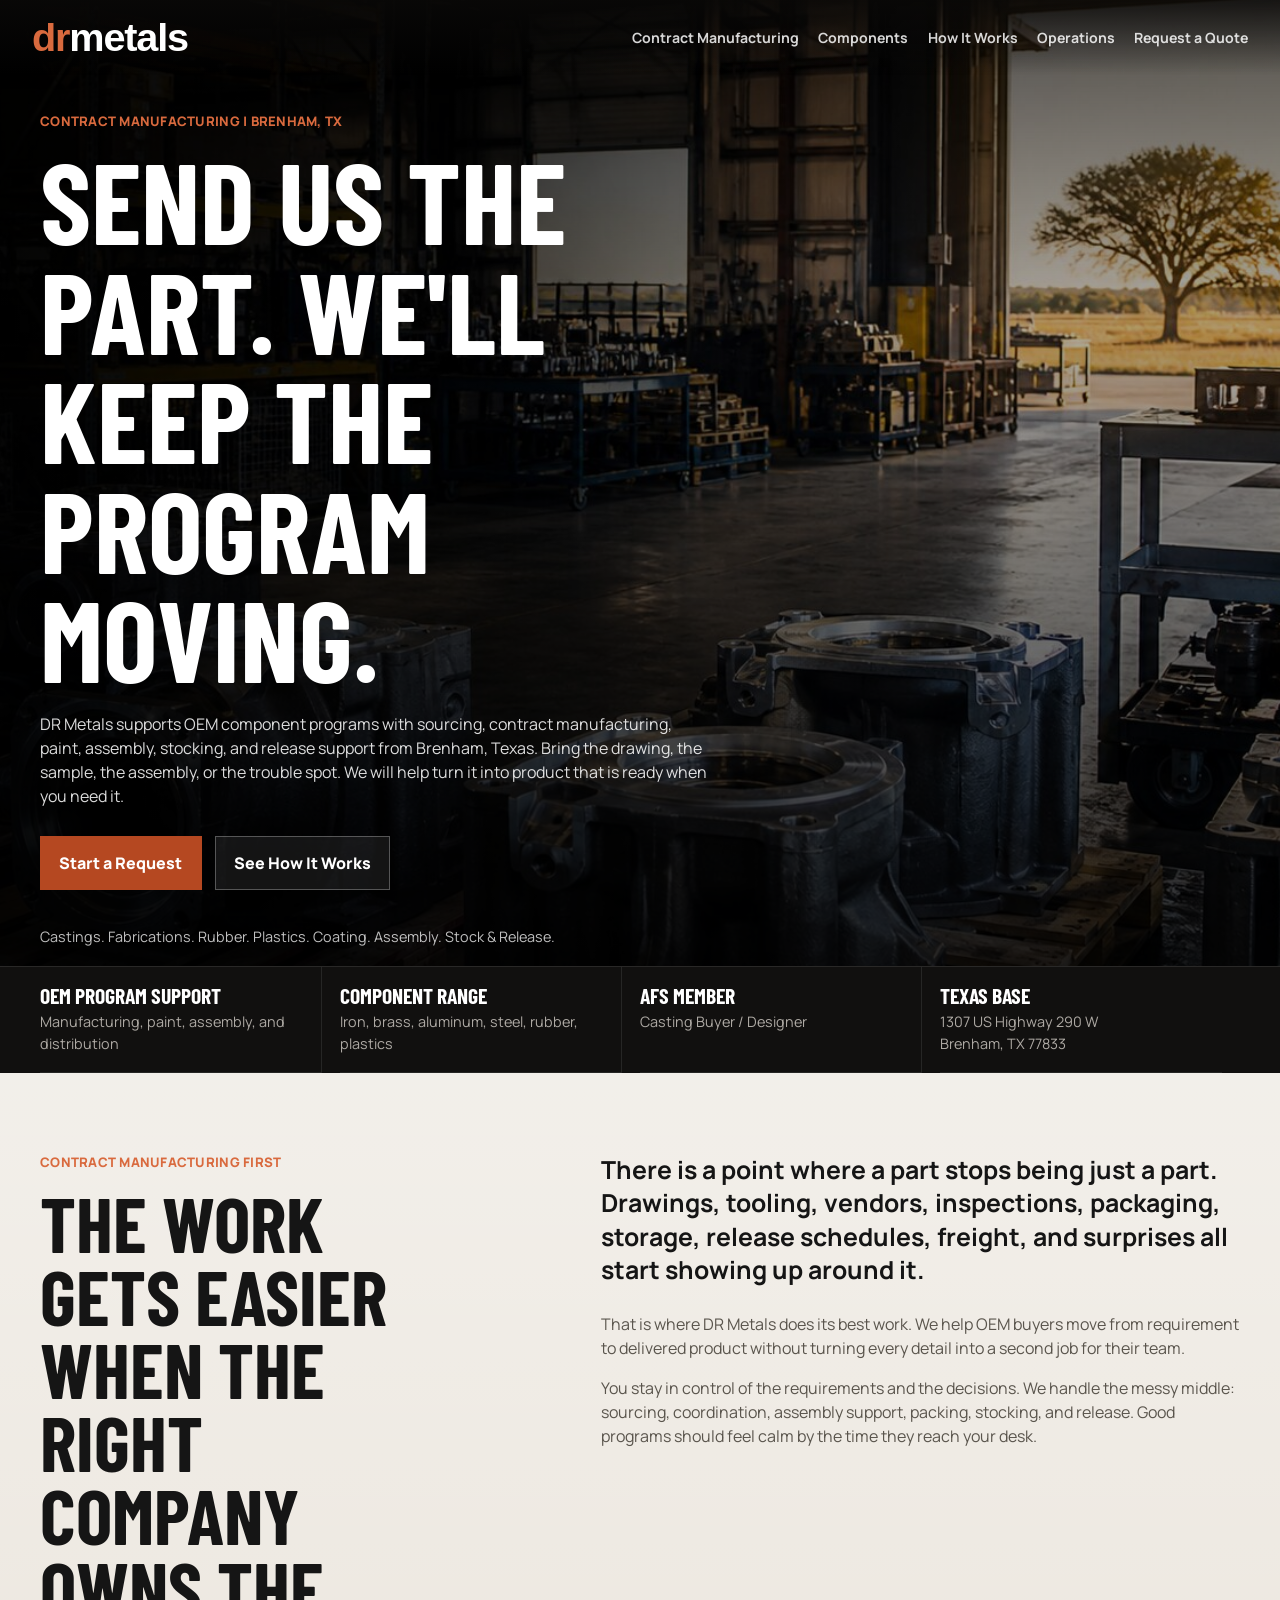
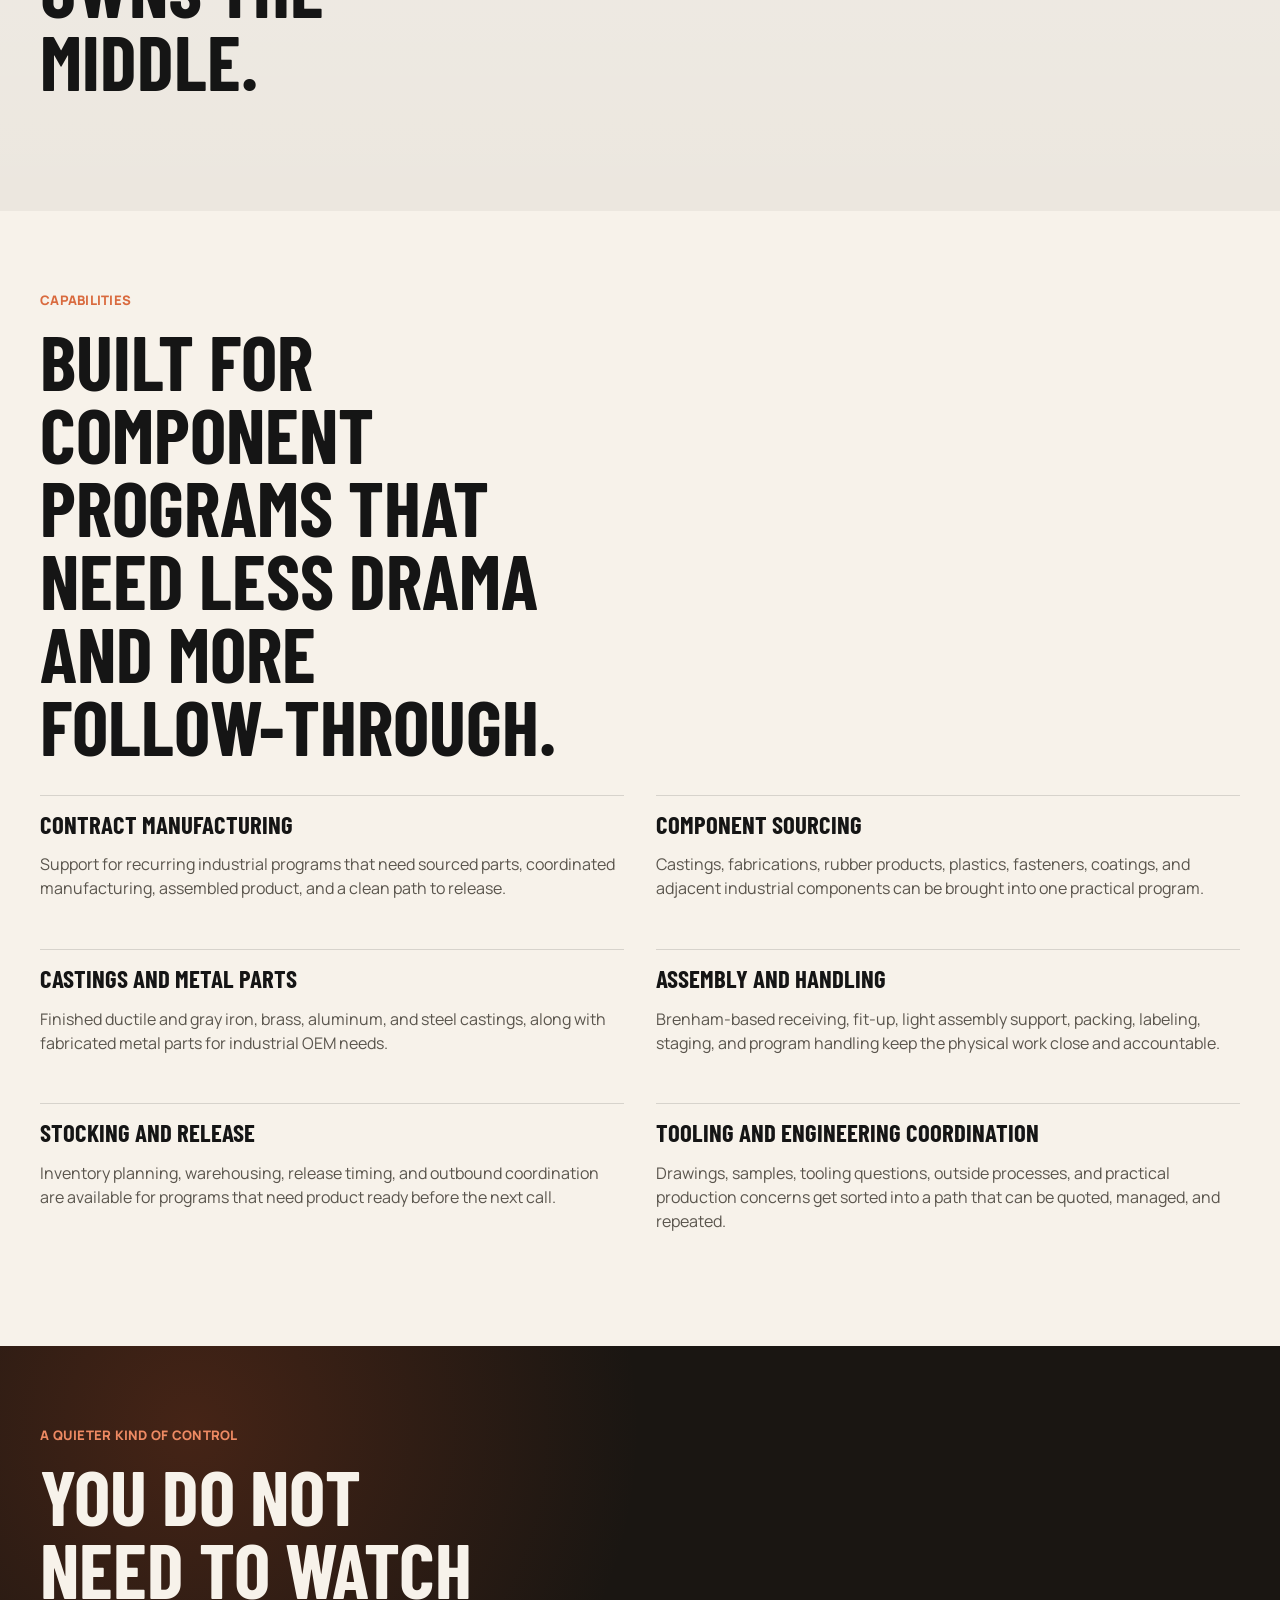
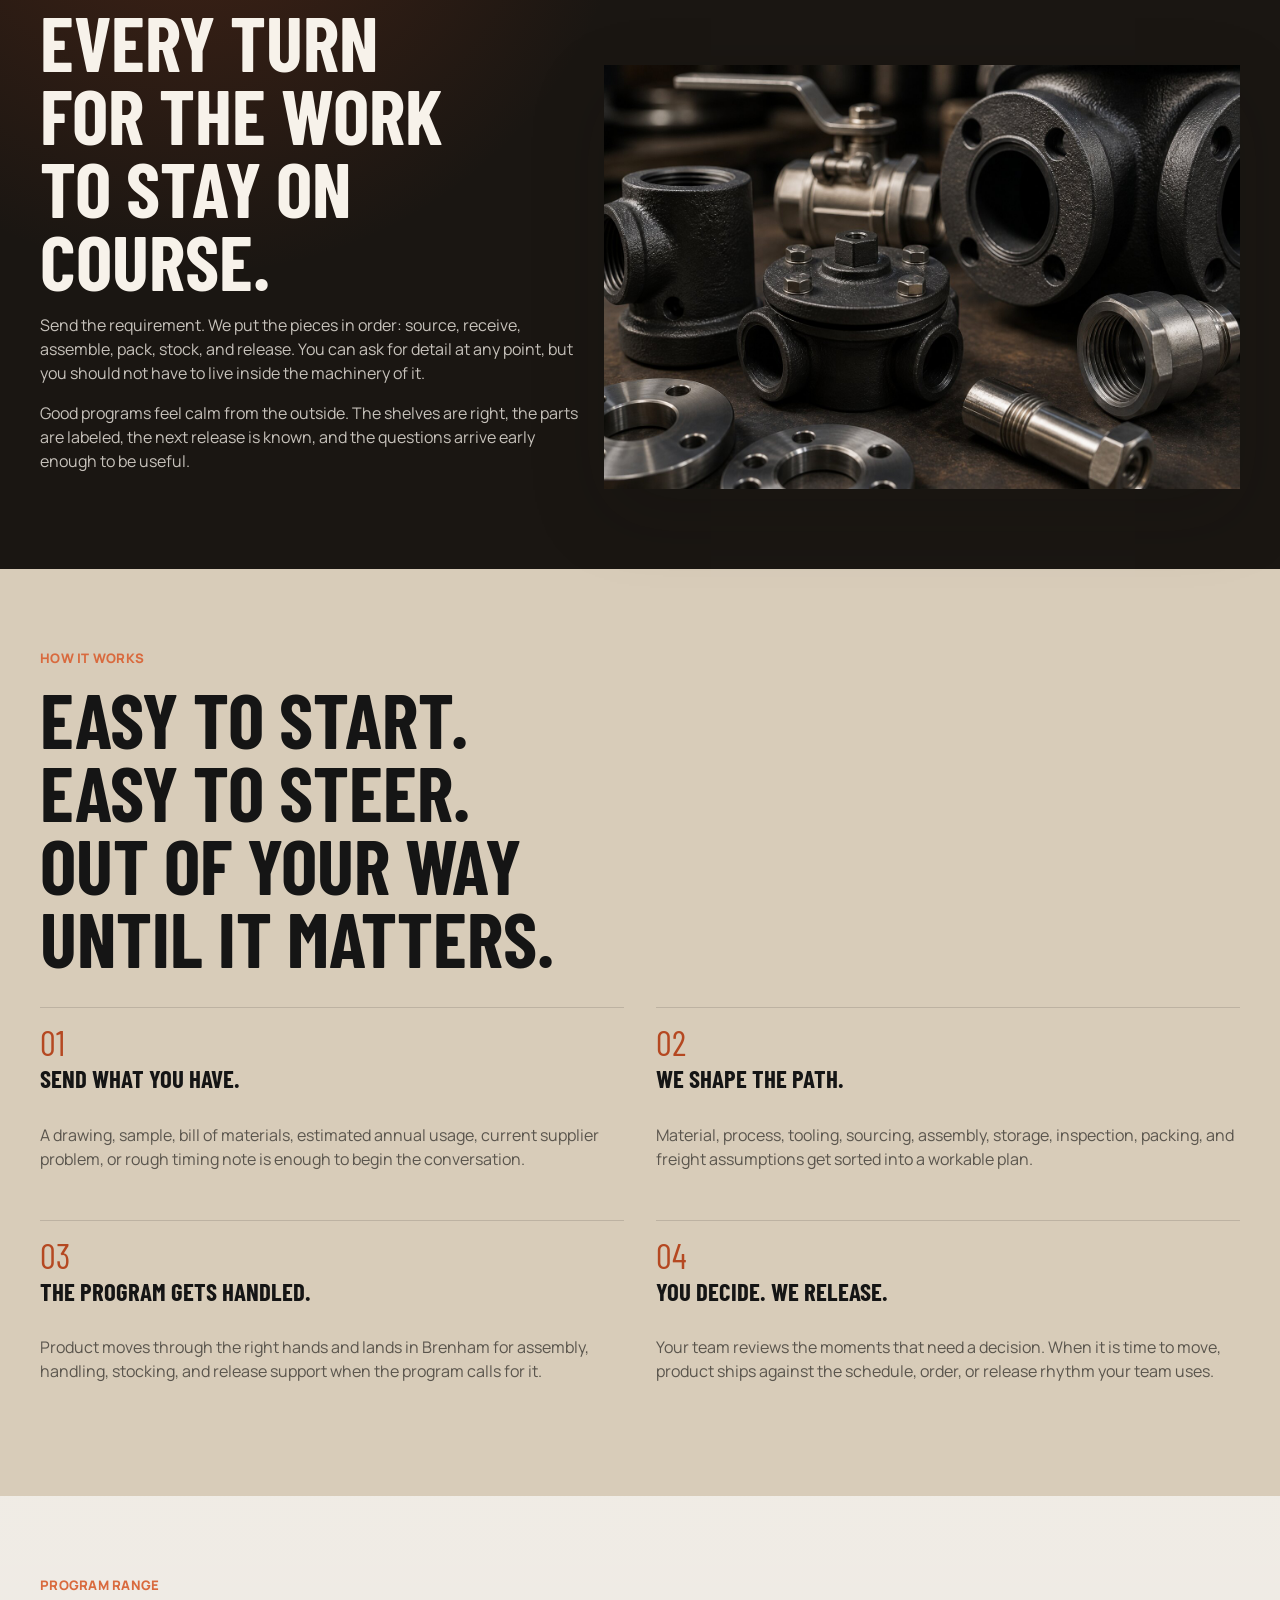
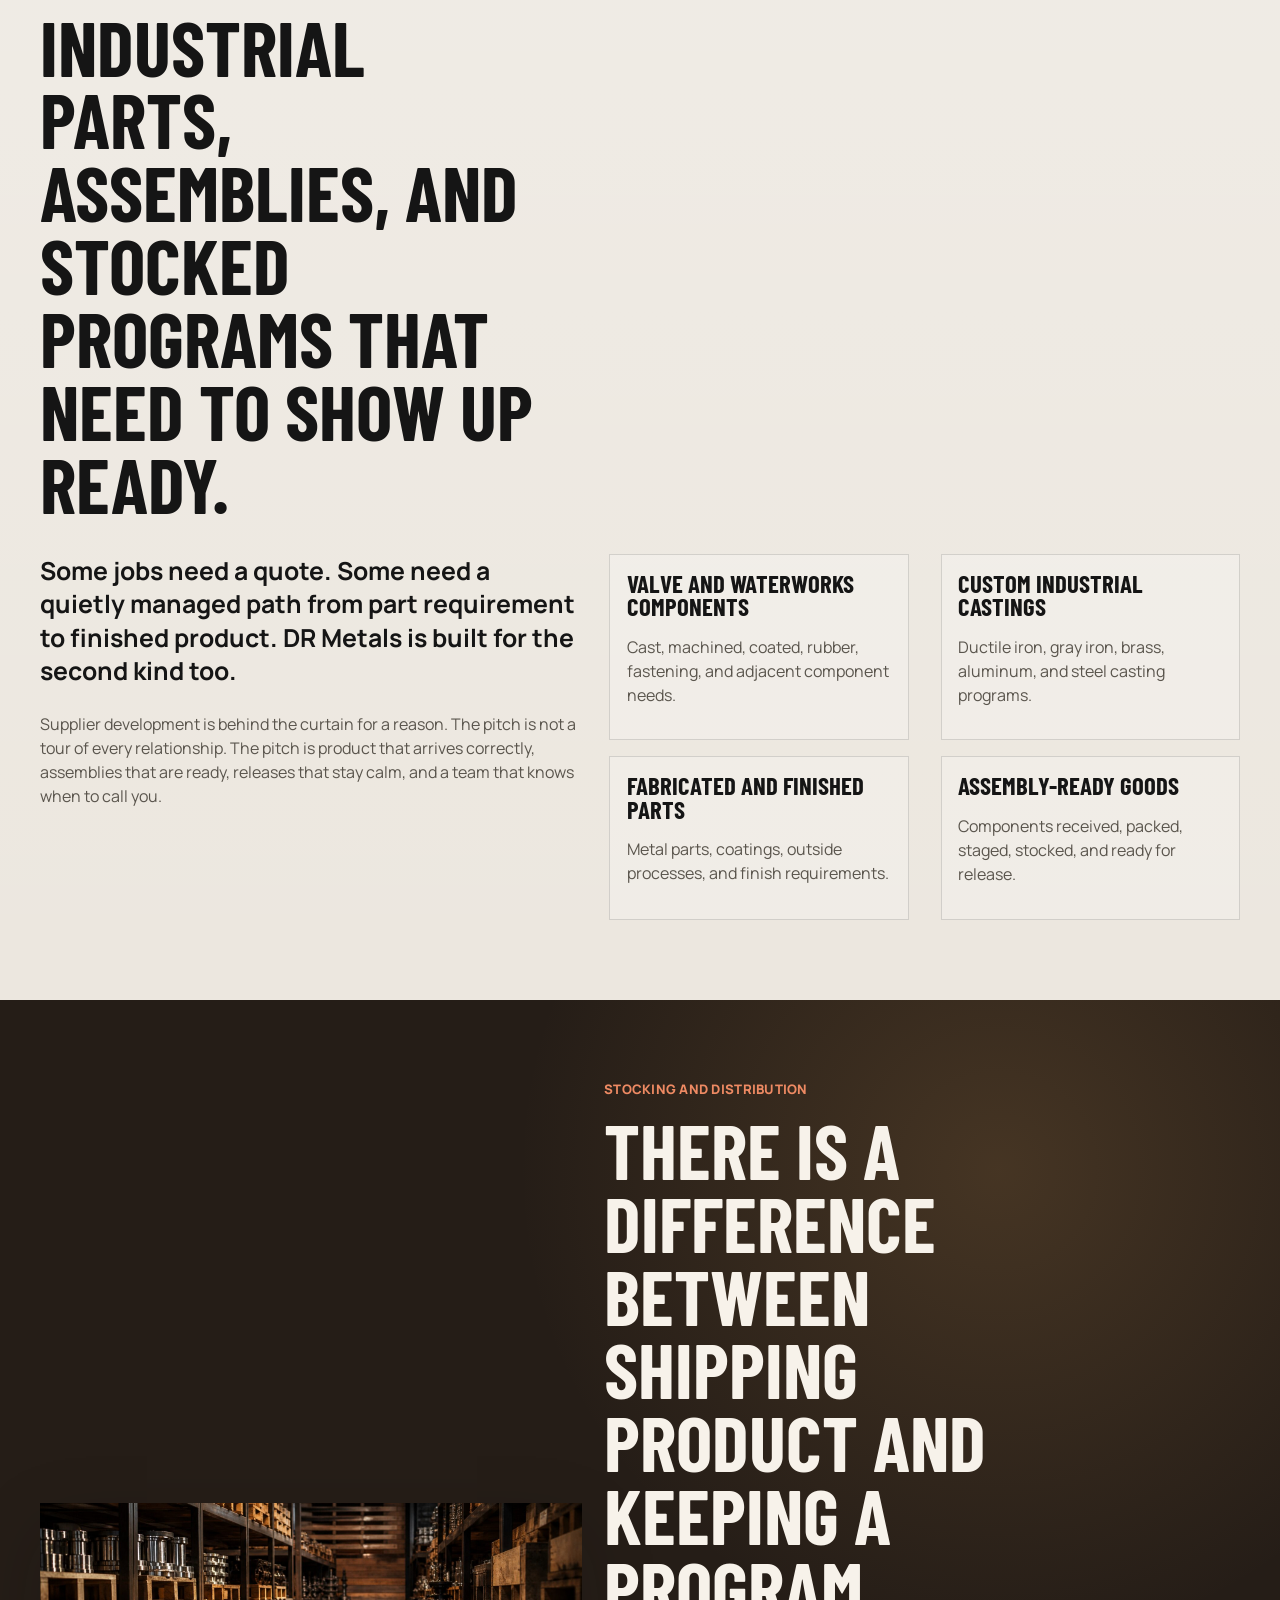
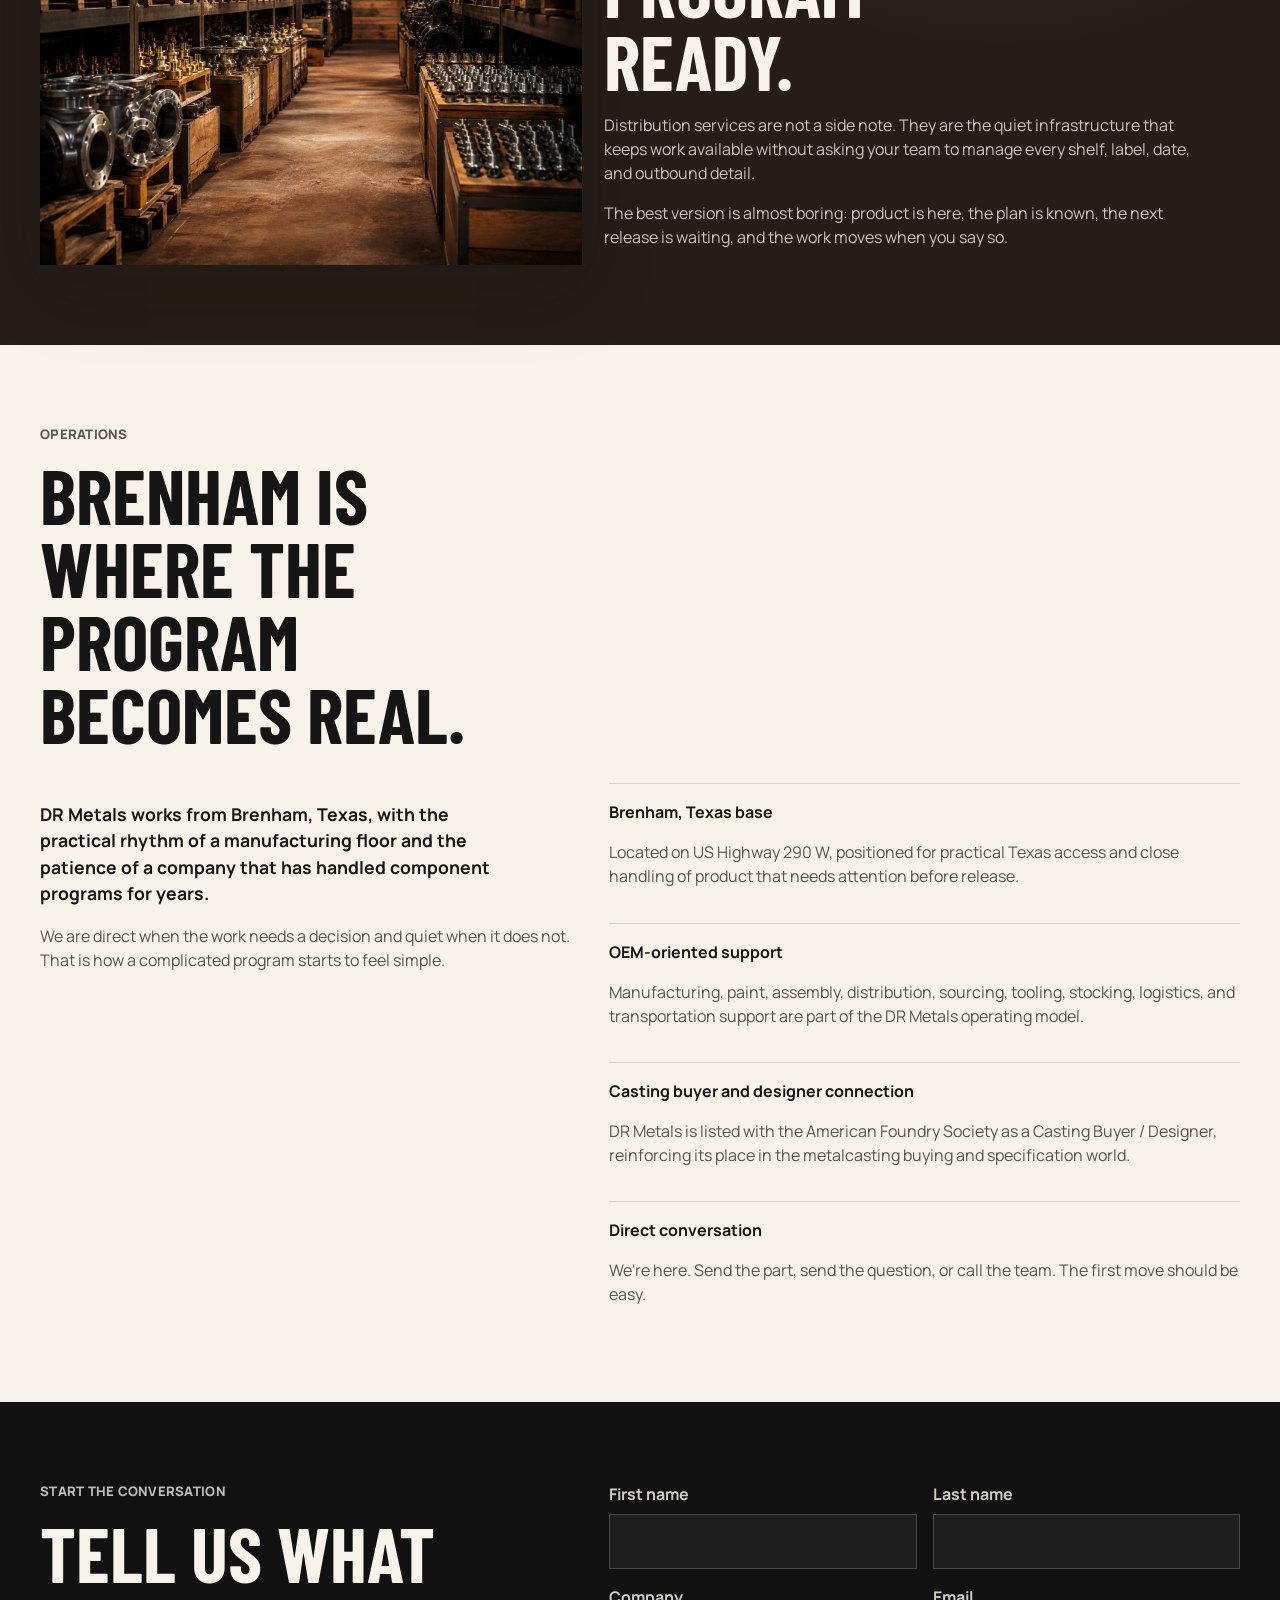
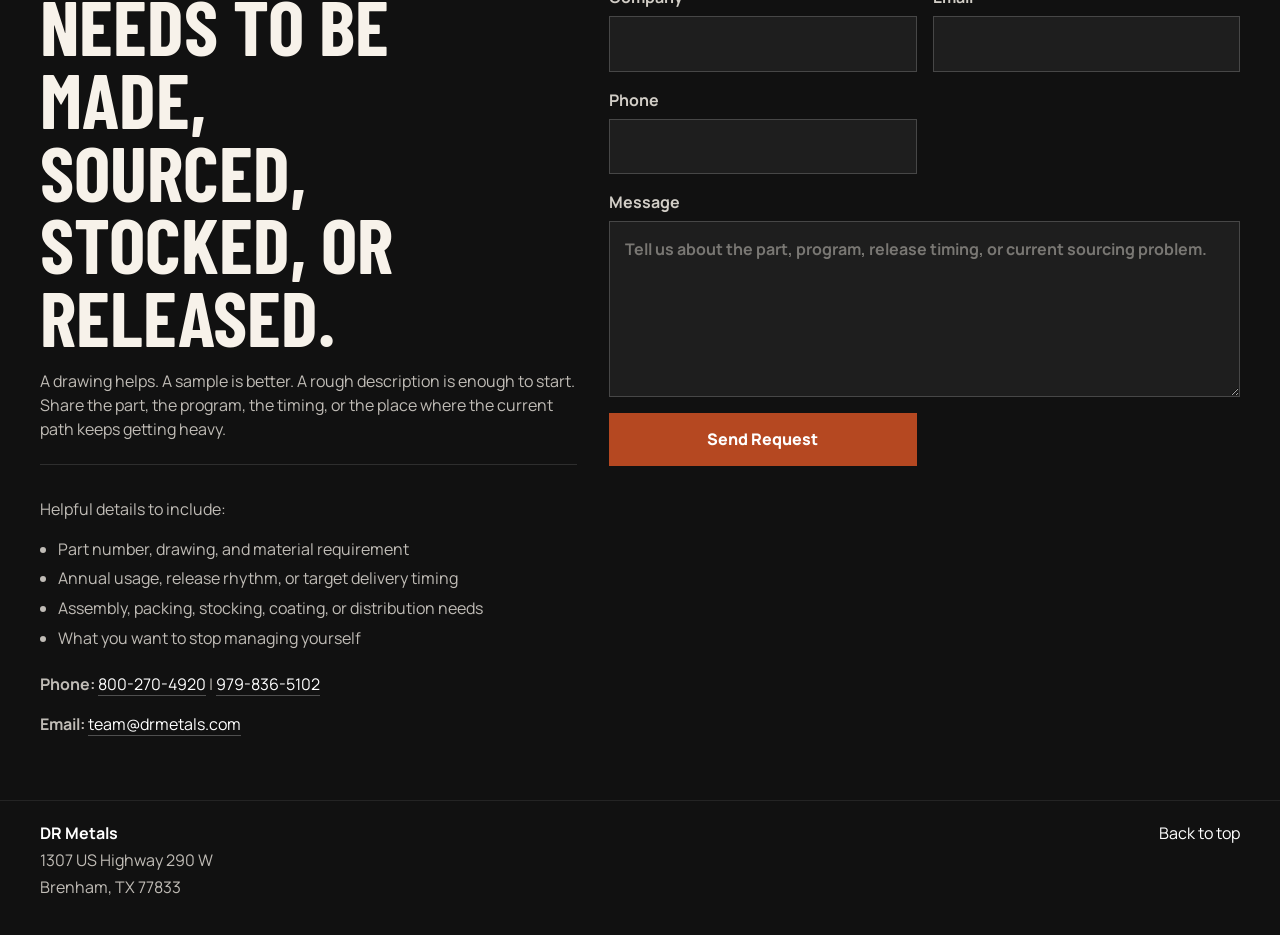
<file: index.html>
<!DOCTYPE html>
<html lang="en">
  <head>
    <meta charset="UTF-8" />
    <meta name="viewport" content="width=device-width, initial-scale=1.0" />
    <title>DR Metals | Contract Manufacturing for OEM Component Programs</title>
    <meta
      name="description"
      content="DR Metals supports OEM component programs with sourcing, contract manufacturing, paint, assembly, stocking, and release support from Brenham, Texas."
    />
    <link rel="preconnect" href="https://fonts.googleapis.com" />
    <link rel="preconnect" href="https://fonts.gstatic.com" crossorigin />
    <link
      href="https://fonts.googleapis.com/css2?family=Barlow+Condensed:wght@500;600;700&family=Manrope:wght@400;500;600;700;800&display=swap"
      rel="stylesheet"
    />
    <link rel="icon" href="favicon.ico" sizes="any" />
    <link rel="icon" type="image/png" href="favicon.png" />
    <link rel="shortcut icon" href="favicon.ico" />
    <link rel="stylesheet" href="assets/css/site.css" />
  </head>
  <body>
    <header class="site-header">
      <a class="brand" href="#top" aria-label="DR Metals home">
        <span class="brand-wordmark" aria-label="drmetals">
          <span class="brand-accent">dr</span><span class="brand-rest">metals</span>
        </span>
      </a>
      <button
        class="menu-toggle"
        type="button"
        aria-expanded="false"
        aria-controls="site-nav"
      >
        Menu
      </button>
      <nav class="site-nav" id="site-nav" aria-label="Primary">
        <a href="#contract">Contract Manufacturing</a>
        <a href="#components">Components</a>
        <a href="#workflow">How It Works</a>
        <a href="#operations">Operations</a>
        <a href="#contact">Request a Quote</a>
      </nav>
    </header>

    <main id="top">
      <section class="hero">
        <div class="hero-image-wrap">
          <img
            class="hero-image"
            src="assets/img/hero.jpg"
            alt="Industrial assembly space with organized metal components and work areas"
          />
        </div>
        <div class="hero-scrim"></div>
        <div class="hero-content">
          <p class="eyebrow">Contract Manufacturing | Brenham, TX</p>
          <h1>Send us the part. We'll keep the program moving.</h1>
          <p class="hero-copy">
            DR Metals supports OEM component programs with sourcing, contract
            manufacturing, paint, assembly, stocking, and release support from Brenham,
            Texas. Bring the drawing, the sample, the assembly, or the trouble
            spot. We will help turn it into product that is ready when you need it.
          </p>
          <div class="hero-actions">
            <a class="button button-primary" href="#contact">Start a Request</a>
            <a class="button button-secondary" href="#workflow">See How It Works</a>
          </div>
        </div>
        <div class="hero-foot">
          <p>
            Castings. Fabrications. Rubber. Plastics. Coating. Assembly. Stock &amp;
            Release.
          </p>
        </div>
      </section>

      <section class="signal-strip" aria-label="DR Metals operating signals">
        <div>
          <strong>OEM Program Support</strong>
          <span>Manufacturing, paint, assembly, and distribution</span>
        </div>
        <div>
          <strong>Component Range</strong>
          <span>Iron, brass, aluminum, steel, rubber, plastics</span>
        </div>
        <div>
          <strong>AFS Member</strong>
          <span>Casting Buyer / Designer</span>
        </div>
        <div style="border-right: 0;">
          <strong>Texas Base</strong>
          <span>1307 US Highway 290 W</span>
          <span>Brenham, TX 77833</span>
        </div>
      </section>

      <section class="section lead-in" id="contract">
        <div class="lead-layout">
          <div class="section-heading">
            <p class="eyebrow">Contract Manufacturing First</p>
            <h2>The work gets easier when the right company owns the middle.</h2>
          </div>
          <div class="lead-copy">
            <p class="lead-statement">
              There is a point where a part stops being just a part. Drawings,
              tooling, vendors, inspections, packaging, storage, release schedules,
              freight, and surprises all start showing up around it.
            </p>
            <p>
              That is where DR Metals does its best work. We help OEM buyers move
              from requirement to delivered product without turning every detail
              into a second job for their team.
            </p>
            <p>
              You stay in control of the requirements and the decisions. We handle
              the messy middle: sourcing, coordination, assembly support, packing,
              stocking, and release. Good programs should feel calm by the time
              they reach your desk.
            </p>
          </div>
        </div>
      </section>

      <section class="section capability-section" id="components">
        <div class="section-heading wide-heading">
          <p class="eyebrow">Capabilities</p>
          <h2>Built for component programs that need less drama and more follow-through.</h2>
        </div>
        <div class="capability-grid">
          <article>
            <h3>Contract Manufacturing</h3>
            <p>
              Support for recurring industrial programs that need sourced parts,
              coordinated manufacturing, assembled product, and a clean path to
              release.
            </p>
          </article>
          <article>
            <h3>Component Sourcing</h3>
            <p>
              Castings, fabrications, rubber products, plastics, fasteners,
              coatings, and adjacent industrial components can be brought into one
              practical program.
            </p>
          </article>
          <article>
            <h3>Castings and Metal Parts</h3>
            <p>
              Finished ductile and gray iron, brass, aluminum, and steel castings,
              along with fabricated metal parts for industrial OEM needs.
            </p>
          </article>
          <article>
            <h3>Assembly and Handling</h3>
            <p>
              Brenham-based receiving, fit-up, light assembly support, packing,
              labeling, staging, and program handling keep the physical work close
              and accountable.
            </p>
          </article>
          <article>
            <h3>Stocking and Release</h3>
            <p>
              Inventory planning, warehousing, release timing, and outbound
              coordination are available for programs that need product ready
              before the next call.
            </p>
          </article>
          <article>
            <h3>Tooling and Engineering Coordination</h3>
            <p>
              Drawings, samples, tooling questions, outside processes, and practical
              production concerns get sorted into a path that can be quoted,
              managed, and repeated.
            </p>
          </article>
        </div>
      </section>

      <section class="section image-band calm-band">
        <div class="image-band-copy">
          <p class="eyebrow">A Quieter Kind of Control</p>
          <h2>You do not need to watch every turn for the work to stay on course.</h2>
          <p>
            Send the requirement. We put the pieces in order: source, receive,
            assemble, pack, stock, and release. You can ask for detail at any point,
            but you should not have to live inside the machinery of it.
          </p>
          <p>
            Good programs feel calm from the outside. The shelves are right, the
            parts are labeled, the next release is known, and the questions arrive
            early enough to be useful.
          </p>
        </div>
        <div class="image-band-media">
          <img
            src="assets/img/components.jpg"
            alt="Finished metal components arranged on a work surface"
          />
        </div>
      </section>

      <section class="section workflow" id="workflow">
        <div class="section-heading wide-heading">
          <p class="eyebrow">How It Works</p>
          <h2>Easy to start. Easy to steer. Out of your way until it matters.</h2>
        </div>
        <div class="workflow-list">
          <article>
            <span>01</span>
            <h3>Send what you have.</h3>
            <p>
              A drawing, sample, bill of materials, estimated annual usage, current
              supplier problem, or rough timing note is enough to begin the
              conversation.
            </p>
          </article>
          <article>
            <span>02</span>
            <h3>We shape the path.</h3>
            <p>
              Material, process, tooling, sourcing, assembly, storage, inspection,
              packing, and freight assumptions get sorted into a workable plan.
            </p>
          </article>
          <article>
            <span>03</span>
            <h3>The program gets handled.</h3>
            <p>
              Product moves through the right hands and lands in Brenham for
              assembly, handling, stocking, and release support when the program
              calls for it.
            </p>
          </article>
          <article>
            <span>04</span>
            <h3>You decide. We release.</h3>
            <p>
              Your team reviews the moments that need a decision. When it is time
              to move, product ships against the schedule, order, or release rhythm
              your team uses.
            </p>
          </article>
        </div>
      </section>

      <section class="section product-band">
        <div class="section-heading wide-heading">
          <p class="eyebrow">Program Range</p>
          <h2>Industrial parts, assemblies, and stocked programs that need to show up ready.</h2>
        </div>
        <div class="program-layout">
          <div class="program-copy">
            <p class="lead-statement">
              Some jobs need a quote. Some need a quietly managed path from part
              requirement to finished product. DR Metals is built for the second
              kind too.
            </p>
            <p>
              Supplier development is behind the curtain for a reason. The pitch is
              not a tour of every relationship. The pitch is product that arrives
              correctly, assemblies that are ready, releases that stay calm, and a
              team that knows when to call you.
            </p>
          </div>
          <div class="program-grid" aria-label="Typical DR Metals program areas">
            <article>
              <h3>Valve and Waterworks Components</h3>
              <p>Cast, machined, coated, rubber, fastening, and adjacent component needs.</p>
            </article>
            <article>
              <h3>Custom Industrial Castings</h3>
              <p>Ductile iron, gray iron, brass, aluminum, and steel casting programs.</p>
            </article>
            <article>
              <h3>Fabricated and Finished Parts</h3>
              <p>Metal parts, coatings, outside processes, and finish requirements.</p>
            </article>
            <article>
              <h3>Assembly-Ready Goods</h3>
              <p>Components received, packed, staged, stocked, and ready for release.</p>
            </article>
          </div>
        </div>
      </section>

      <section class="section image-band stock-band">
        <div class="image-band-copy">
          <p class="eyebrow">Stocking and Distribution</p>
          <h2>There is a difference between shipping product and keeping a program ready.</h2>
          <p>
            Distribution services are not a side note. They are the quiet
            infrastructure that keeps work available without asking your team to
            manage every shelf, label, date, and outbound detail.
          </p>
          <p>
            The best version is almost boring: product is here, the plan is known,
            the next release is waiting, and the work moves when you say so.
          </p>
        </div>
        <div class="image-band-media">
          <img
            src="assets/img/warehouse.jpg"
            alt="Organized warehouse aisle with industrial parts, pallets, and crates"
          />
        </div>
      </section>

      <section class="section operations" id="operations">
        <div class="section-heading wide-heading">
          <p class="eyebrow">Operations</p>
          <h2>Brenham is where the program becomes real.</h2>
        </div>
        <div class="operations-layout">
          <div>
            <p class="operations-lead">
              DR Metals works from Brenham, Texas, with the practical rhythm of a
              manufacturing floor and the patience of a company that has handled
              component programs for years.
            </p>
            <p>
              We are direct when the work needs a decision and quiet when it does
              not. That is how a complicated program starts to feel simple.
            </p>
          </div>
          <div class="operations-points">
            <div>
              <strong>Brenham, Texas base</strong>
              <p>
                Located on US Highway 290 W, positioned for practical Texas access
                and close handling of product that needs attention before release.
              </p>
            </div>
            <div>
              <strong>OEM-oriented support</strong>
              <p>
                Manufacturing, paint, assembly, distribution, sourcing, tooling, stocking,
                logistics, and transportation support are part of the DR
                Metals operating model.
              </p>
            </div>
            <div>
              <strong>Casting buyer and designer connection</strong>
              <p>
                DR Metals is listed with the American Foundry Society as a Casting
                Buyer / Designer, reinforcing its place in the metalcasting buying
                and specification world.
              </p>
            </div>
            <div>
              <strong>Direct conversation</strong>
              <p>
                We're here. Send the part, send the question, or call the
                team. The first move should be easy.
              </p>
            </div>
          </div>
        </div>
      </section>

      <section class="section contact-section" id="contact">
        <div class="contact-copy">
          <p class="eyebrow">Start the Conversation</p>
          <h2>Tell us what needs to be made, sourced, stocked, or released.</h2>
          <p>
            A drawing helps. A sample is better. A rough description is enough to start.
            Share the part, the program, the timing, or the place where the current
            path keeps getting heavy.
          </p>
          <div class="contact-notes">
            <p>Helpful details to include:</p>
            <ul>
              <li>Part number, drawing, and material requirement</li>
              <li>Annual usage, release rhythm, or target delivery timing</li>
              <li>Assembly, packing, stocking, coating, or distribution needs</li>
              <li>What you want to stop managing yourself</li>
            </ul>
          </div>
          <div class="direct-contact">
            <p><strong>Phone:</strong> <a href="tel:18002704920">800-270-4920</a> | <a href="tel:19798365102">979-836-5102</a></p>
            <p><strong>Email:</strong> <a href="mailto:team@drmetals.com">team@drmetals.com</a></p>
          </div>
        </div>
        <form class="lead-form" id="lead-form" action="contact.php" method="post">
          <label class="trap" aria-hidden="true">
            Leave this field empty
            <input type="text" name="website" tabindex="-1" autocomplete="off" />
          </label>
          <label>
            First name
            <input type="text" name="first_name" autocomplete="given-name" required />
          </label>
          <label>
            Last name
            <input type="text" name="last_name" autocomplete="family-name" required />
          </label>
          <label>
            Company
            <input type="text" name="company" autocomplete="organization" />
          </label>
          <label>
            Email
            <input type="email" name="email" autocomplete="email" required />
          </label>
          <label>
            Phone
            <input type="tel" name="phone" autocomplete="tel" />
          </label>
          <label class="full-width">
            Message
            <textarea
              name="message"
              rows="6"
              placeholder="Tell us about the part, program, release timing, or current sourcing problem."
              required
            ></textarea>
          </label>
          <button class="button button-primary" type="submit">Send Request</button>
        </form>
      </section>
    </main>

    <footer class="site-footer">
      <div>
        <p><strong>DR Metals</strong></p>
        <p>1307 US Highway 290 W</p>
        <p>Brenham, TX 77833</p>
      </div>
      <a href="#top">Back to top</a>
    </footer>

    <script src="assets/js/site.js"></script>
  </body>
</html>
</file>
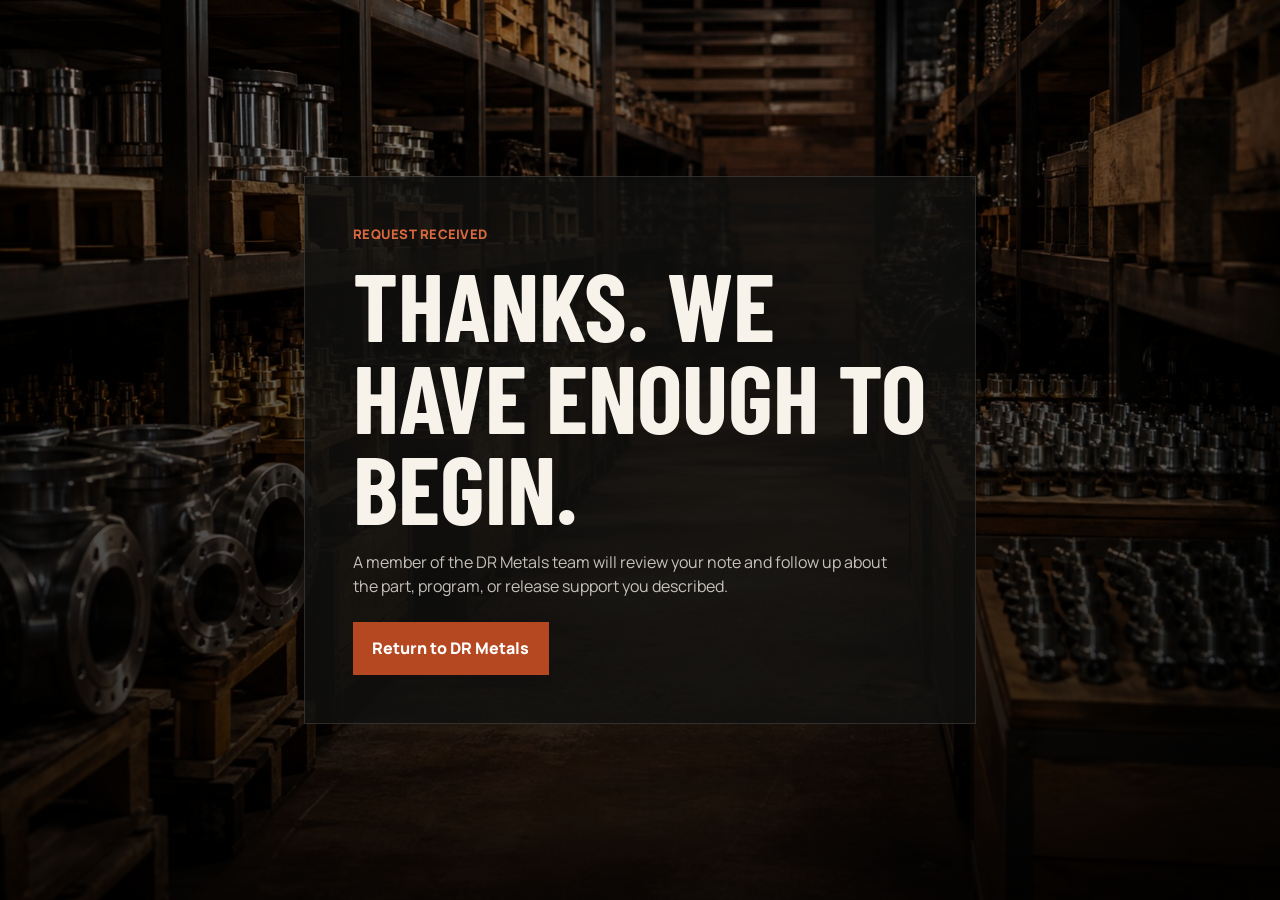
<file: thanks.html>
<!DOCTYPE html>
<html lang="en">
  <head>
    <meta charset="UTF-8" />
    <meta name="viewport" content="width=device-width, initial-scale=1.0" />
    <title>Request Received | DR Metals</title>
    <meta name="robots" content="noindex" />
    <link rel="preconnect" href="https://fonts.googleapis.com" />
    <link rel="preconnect" href="https://fonts.gstatic.com" crossorigin />
    <link
      href="https://fonts.googleapis.com/css2?family=Barlow+Condensed:wght@500;600;700&family=Manrope:wght@400;500;600;700;800&display=swap"
      rel="stylesheet"
    />
    <link rel="icon" href="favicon.ico" sizes="any" />
    <link rel="icon" type="image/png" href="favicon.png" />
    <link rel="shortcut icon" href="favicon.ico" />
    <link rel="stylesheet" href="assets/css/site.css" />
  </head>
  <body class="thanks-page">
    <main class="thanks-wrap">
      <p class="eyebrow">Request Received</p>
      <h1>Thanks. We have enough to begin.</h1>
      <p>
        A member of the DR Metals team will review your note and follow up about
        the part, program, or release support you described.
      </p>
      <a class="button button-primary" href="index.html">Return to DR Metals</a>
    </main>
  </body>
</html>
</file>
<file: assets/css/site.css>
:root {
  --bg: #ece7df;
  --surface: #f7f2ea;
  --surface-2: #ded4c6;
  --surface-deep: #d8ccb9;
  --ink: #151515;
  --muted: #5a554d;
  --line: rgba(21, 21, 21, 0.14);
  --dark: #11100f;
  --dark-2: #1a1612;
  --dark-3: #251d17;
  --light: #f7f2ea;
  --accent: #b54821;
  --accent-soft: #d96a3e;
  --amber: #c89455;
  --shadow: 0 26px 70px rgba(19, 17, 14, 0.18);
  --max: 1200px;
}

* {
  box-sizing: border-box;
}

html {
  scroll-behavior: smooth;
}

body {
  margin: 0;
  font-family: "Manrope", sans-serif;
  color: var(--ink);
  background: var(--bg);
  line-height: 1.5;
}

img {
  display: block;
  max-width: 100%;
}

a {
  color: inherit;
  text-decoration: none;
}

button,
input,
textarea {
  font: inherit;
}

.site-header {
  position: fixed;
  inset: 0 0 auto 0;
  z-index: 20;
  display: flex;
  align-items: center;
  justify-content: space-between;
  gap: 1rem;
  padding: 1rem 1.15rem;
  color: #fff;
  background: linear-gradient(to bottom, rgba(10, 9, 8, 0.82), rgba(10, 9, 8, 0));
}

.brand {
  display: inline-flex;
  align-items: center;
  gap: 0.6rem;
  min-width: 0;
}

.brand-wordmark {
  display: inline-flex;
  align-items: baseline;
  min-width: 0;
  font-family: Arial, "Helvetica Neue", Helvetica, "Nimbus Sans", sans-serif;
  font-size: 2.48rem;
  font-weight: 700;
  letter-spacing: -0.03em;
  line-height: 1;
  text-transform: none;
}

.brand-accent {
  color: var(--accent-soft);
}

.brand-rest {
  color: #fff;
}

.site-nav {
  display: none;
  position: absolute;
  top: calc(100% - 0.1rem);
  right: 1rem;
  min-width: 16rem;
  padding: 0.75rem;
  background: rgba(17, 16, 15, 0.94);
  backdrop-filter: blur(14px);
  border: 1px solid rgba(255, 255, 255, 0.12);
  box-shadow: var(--shadow);
}

.site-nav.is-open {
  display: grid;
}

.site-nav a {
  padding: 0.75rem 0.55rem;
  border-bottom: 1px solid rgba(255, 255, 255, 0.08);
  font-weight: 700;
  font-size: 0.88rem;
}

.site-nav a:last-child {
  border-bottom: 0;
}

.menu-toggle {
  border: 1px solid rgba(255, 255, 255, 0.28);
  color: #fff;
  background: rgba(255, 255, 255, 0.08);
  padding: 0.65rem 0.9rem;
  text-transform: uppercase;
  font-size: 0.8rem;
  font-weight: 800;
}

.hero {
  position: relative;
  min-height: 100svh;
  display: flex;
  flex-direction: column;
  justify-content: space-between;
  overflow: clip;
  background: #0f0f0f;
  color: #fff;
}

.hero-image-wrap,
.hero-scrim {
  position: absolute;
  inset: 0;
}

.hero-image {
  width: 100%;
  height: 100%;
  object-fit: cover;
  transform: scale(1.05);
  animation: heroShift 20s ease-in-out infinite alternate;
}

.hero-scrim {
  background:
    linear-gradient(180deg, rgba(0, 0, 0, 0.62) 0%, rgba(0, 0, 0, 0.18) 34%, rgba(0, 0, 0, 0.8) 100%),
    linear-gradient(90deg, rgba(0, 0, 0, 0.68) 0%, rgba(0, 0, 0, 0.16) 62%);
}

.hero-content,
.hero-foot {
  position: relative;
  z-index: 1;
}

.hero-content {
  width: min(100%, 44rem);
  margin-top: auto;
  padding: 7rem 1.15rem 2.25rem;
  animation: riseIn 0.85s ease both;
}

.eyebrow {
  margin: 0 0 0.85rem;
  font-size: 0.82rem;
  font-weight: 800;
  text-transform: uppercase;
  color: var(--accent-soft);
  letter-spacing: 0.02em;
}

.hero h1,
.section h2,
.section h3,
.signal-strip strong {
  margin: 0;
  font-family: "Barlow Condensed", sans-serif;
  font-weight: 700;
  letter-spacing: 0;
  line-height: 0.95;
  text-transform: uppercase;
}

.hero h1 {
  font-size: clamp(3.15rem, 12vw, 7.2rem);
  max-width: 10.5ch;
}

.hero-copy {
  max-width: 38rem;
  margin: 1.25rem 0 0;
  color: rgba(255, 255, 255, 0.86);
  font-size: 1rem;
}

.hero-actions {
  display: flex;
  flex-wrap: wrap;
  gap: 0.8rem;
  margin-top: 1.75rem;
}

.button {
  display: inline-flex;
  align-items: center;
  justify-content: center;
  min-height: 3.05rem;
  padding: 0.85rem 1.15rem;
  border: 1px solid transparent;
  font-weight: 800;
  transition: transform 180ms ease, background-color 180ms ease, border-color 180ms ease;
}

.button:hover,
.button:focus-visible {
  transform: translateY(-1px);
}

.button-primary {
  color: #fff;
  background: var(--accent);
}

.button-primary:hover,
.button-primary:focus-visible {
  background: var(--accent-soft);
}

.button-secondary {
  color: #fff;
  background: rgba(255, 255, 255, 0.08);
  border-color: rgba(255, 255, 255, 0.28);
}

.hero-foot {
  padding: 0 1.15rem 1.2rem;
}

.hero-foot p {
  margin: 0;
  max-width: 38rem;
  color: rgba(255, 255, 255, 0.75);
  font-size: 0.9rem;
}

.signal-strip {
  display: grid;
  gap: 0;
  background: var(--dark);
  color: var(--light);
  border-top: 1px solid rgba(255, 255, 255, 0.1);
}

.signal-strip div {
  padding: 1.1rem 1.15rem;
  border-bottom: 1px solid rgba(255, 255, 255, 0.09);
}

.signal-strip strong {
  display: block;
  margin-bottom: 0.35rem;
  color: #fff;
  font-size: 1.35rem;
}

.signal-strip span {
  display: block;
  color: rgba(247, 242, 234, 0.68);
  font-size: 0.9rem;
}

.section {
  padding: 5rem 1.15rem;
}

.section-heading {
  max-width: 48rem;
  margin-bottom: 2.1rem;
}

.wide-heading {
  max-width: 58rem;
}

.section h2 {
  font-size: clamp(2.25rem, 8vw, 4.8rem);
  max-width: 12ch;
}

.wide-heading h2 {
  max-width: 15ch;
}

.lead-in {
  background:
    linear-gradient(180deg, rgba(255, 255, 255, 0.34), rgba(255, 255, 255, 0)),
    var(--bg);
}

.lead-layout {
  display: grid;
  gap: 1rem;
}

.lead-copy {
  max-width: 42rem;
}

.lead-copy p,
.program-copy p,
.operations p,
.contact-copy p,
.site-footer p {
  color: var(--muted);
}

.lead-statement {
  margin-top: 0;
  color: var(--ink) !important;
  font-size: clamp(1.18rem, 3vw, 1.55rem);
  line-height: 1.35;
  font-weight: 700;
}

.capability-section {
  background: var(--surface);
}

.capability-grid,
.workflow-list,
.program-grid {
  display: grid;
  gap: 1rem;
}

.capability-grid article,
.workflow-list article,
.program-grid article {
  padding: 1.05rem 0;
  border-top: 1px solid var(--line);
}

.capability-grid h3,
.workflow-list h3,
.program-grid h3 {
  font-size: 1.55rem;
  margin-bottom: 0.55rem;
}

.capability-grid p,
.workflow-list p,
.program-grid p,
.lead-form label {
  color: var(--muted);
}

.image-band {
  display: grid;
  gap: 1.4rem;
  align-items: end;
  background: var(--dark-2);
  color: var(--light);
}

.calm-band {
  background:
    radial-gradient(circle at 15% 10%, rgba(181, 72, 33, 0.28), transparent 34%),
    var(--dark-2);
}

.stock-band {
  background:
    radial-gradient(circle at 78% 18%, rgba(200, 148, 85, 0.2), transparent 38%),
    var(--dark-3);
}

.image-band .eyebrow {
  color: #ee8a63;
}

.image-band h2 {
  max-width: 13ch;
}

.image-band-copy p {
  max-width: 38rem;
  color: rgba(247, 242, 234, 0.78);
}

.image-band-media img {
  width: 100%;
  min-height: 18rem;
  object-fit: cover;
  box-shadow: var(--shadow);
}

.workflow {
  background: var(--surface-deep);
}

.workflow-list article {
  display: grid;
  gap: 0.45rem;
}

.workflow-list span {
  color: var(--accent);
  font-family: "Barlow Condensed", sans-serif;
  font-size: 2.2rem;
  line-height: 1;
}

.product-band {
  background:
    linear-gradient(180deg, rgba(255, 255, 255, 0.2), rgba(255, 255, 255, 0)),
    var(--bg);
}

.program-layout {
  display: grid;
  gap: 2rem;
  align-items: start;
}

.program-copy {
  max-width: 36rem;
}

.program-grid article {
  background: rgba(255, 255, 255, 0.22);
  padding: 1.05rem;
  border: 1px solid var(--line);
}

.operations {
  background: var(--surface);
}

.operations-layout {
  display: grid;
  gap: 2rem;
  align-items: start;
}

.operations-lead {
  max-width: 30rem;
  color: var(--ink) !important;
  font-size: 1.1rem;
  font-weight: 700;
}

.operations-points {
  display: grid;
  gap: 1.15rem;
}

.operations-points div {
  padding-top: 1rem;
  border-top: 1px solid var(--line);
}

.operations-points strong {
  display: block;
  margin-bottom: 0.35rem;
  font-size: 1rem;
}

.contact-section {
  display: grid;
  gap: 2rem;
  background: #111111;
  color: var(--light);
  padding-bottom: 3rem;
}

.contact-copy p,
.contact-copy li {
  color: rgba(247, 242, 234, 0.76);
}

.contact-copy p {
  max-width: 35rem;
}

.contact-copy h2 {
  max-width: 12ch;
}

.contact-notes {
  margin-top: 1.4rem;
  padding: 1rem 0 0;
  border-top: 1px solid rgba(255, 255, 255, 0.12);
}

.contact-notes ul {
  margin: 0.65rem 0 0;
  padding-left: 1.1rem;
}

.contact-notes li + li {
  margin-top: 0.35rem;
}

.direct-contact {
  margin-top: 1.4rem;
}

.direct-contact a {
  color: #fff;
  border-bottom: 1px solid rgba(255, 255, 255, 0.26);
}

.lead-form {
  display: grid;
  grid-template-columns: 1fr;
  gap: 1rem;
  align-content: start;
}

.lead-form label {
  display: grid;
  gap: 0.45rem;
  color: rgba(247, 242, 234, 0.84);
  font-weight: 700;
}

.lead-form input,
.lead-form textarea {
  width: 100%;
  padding: 0.92rem 0.95rem;
  border: 1px solid rgba(255, 255, 255, 0.18);
  border-radius: 0;
  color: #fff;
  background: rgba(255, 255, 255, 0.055);
}

.lead-form input:focus,
.lead-form textarea:focus {
  outline: 2px solid rgba(217, 106, 62, 0.72);
  outline-offset: 2px;
}

.lead-form textarea::placeholder {
  color: rgba(247, 242, 234, 0.42);
}

.form-status {
  min-height: 1.2rem;
  margin: 0;
  color: #ee8a63;
}

.full-width {
  grid-column: 1 / -1;
}

.trap {
  position: absolute;
  left: -9999px;
  width: 1px;
  height: 1px;
  overflow: hidden;
}

.site-footer {
  display: flex;
  align-items: flex-start;
  justify-content: space-between;
  gap: 1rem;
  padding: 1.25rem 1.15rem 2rem;
  background: #111111;
  color: rgba(247, 242, 234, 0.76);
  border-top: 1px solid rgba(255, 255, 255, 0.08);
}

.site-footer p {
  margin: 0 0 0.2rem;
  color: rgba(247, 242, 234, 0.76);
}

.site-footer strong,
.site-footer a {
  color: #fff;
}

@keyframes heroShift {
  from {
    transform: scale(1.05) translate3d(0, 0, 0);
  }

  to {
    transform: scale(1.11) translate3d(-1.4%, -1%, 0);
  }
}

@keyframes riseIn {
  from {
    opacity: 0;
    transform: translateY(24px);
  }

  to {
    opacity: 1;
    transform: translateY(0);
  }
}

@media (min-width: 720px) {
  .hero-content,
  .hero-foot,
  .section,
  .site-footer,
  .signal-strip div {
    padding-left: 2rem;
    padding-right: 2rem;
  }

  .signal-strip {
    grid-template-columns: repeat(2, minmax(0, 1fr));
  }

  .signal-strip div {
    border-right: 1px solid rgba(255, 255, 255, 0.09);
  }

  .capability-grid,
  .workflow-list,
  .program-grid {
    grid-template-columns: repeat(2, minmax(0, 1fr));
    column-gap: 2rem;
  }

  .lead-layout,
  .program-layout,
  .operations-layout,
  .contact-section {
    grid-template-columns: minmax(0, 0.92fr) minmax(0, 1.08fr);
  }

  .image-band {
    grid-template-columns: minmax(0, 0.92fr) minmax(0, 1.08fr);
    padding: 5rem 2rem;
  }

  .stock-band .image-band-copy {
    order: 2;
  }

  .stock-band .image-band-media {
    order: 1;
  }

  .lead-form {
    grid-template-columns: repeat(2, minmax(0, 1fr));
  }
}

@media (min-width: 1080px) {
  .site-header {
    padding: 1.1rem 2rem;
  }

  .menu-toggle {
    display: none;
  }

  .site-nav {
    position: static;
    display: flex;
    gap: 1.2rem;
    min-width: auto;
    padding: 0;
    background: none;
    border: 0;
    box-shadow: none;
    backdrop-filter: none;
  }

  .site-nav a {
    padding: 0;
    border-bottom: 0;
    color: rgba(255, 255, 255, 0.84);
  }

  .site-nav a:hover,
  .site-nav a:focus-visible {
    color: #fff;
  }

  .hero-content {
    box-sizing: content-box;
    width: min(46rem, calc(100% - 8rem));
  }

  .hero h1 {
    max-width: 15ch;
  }

  .hero-copy {
    max-width: 42rem;
  }

  .hero-foot p {
    max-width: 44rem;
  }

  .hero-content,
  .hero-foot,
  .section,
  .site-footer {
    padding-left: max(2.5rem, calc((100vw - var(--max)) / 2));
    padding-right: max(2.5rem, calc((100vw - var(--max)) / 2));
  }

  .signal-strip {
    padding-left: max(2.5rem, calc((100vw - var(--max)) / 2));
    padding-right: max(2.5rem, calc((100vw - var(--max)) / 2));
    grid-template-columns: repeat(4, minmax(0, 1fr));
  }

  .signal-strip div {
    min-width: 0;
    padding-left: 0;
    margin-right: 1.15rem;
  }

  .image-band {
    padding-left: max(2.5rem, calc((100vw - var(--max)) / 2));
    padding-right: max(2.5rem, calc((100vw - var(--max)) / 2));
  }
}

.thanks-page {
  min-height: 100vh;
  display: grid;
  place-items: center;
  padding: 1.25rem;
  background:
    linear-gradient(180deg, rgba(0, 0, 0, 0.44), rgba(0, 0, 0, 0.86)),
    url("../img/warehouse.jpg") center / cover no-repeat,
    #111111;
  color: var(--light);
}

.thanks-wrap {
  width: min(100%, 42rem);
  padding: clamp(1.5rem, 5vw, 3rem);
  background: rgba(17, 16, 15, 0.82);
  border: 1px solid rgba(255, 255, 255, 0.13);
  box-shadow: var(--shadow);
}

.thanks-wrap h1 {
  margin: 0;
  font-family: "Barlow Condensed", sans-serif;
  font-size: clamp(3rem, 10vw, 6rem);
  line-height: 0.95;
  text-transform: uppercase;
}

.thanks-wrap p:not(.eyebrow) {
  max-width: 34rem;
  color: rgba(247, 242, 234, 0.78);
  margin: 1.1rem 0 1.5rem;
}
</file>
